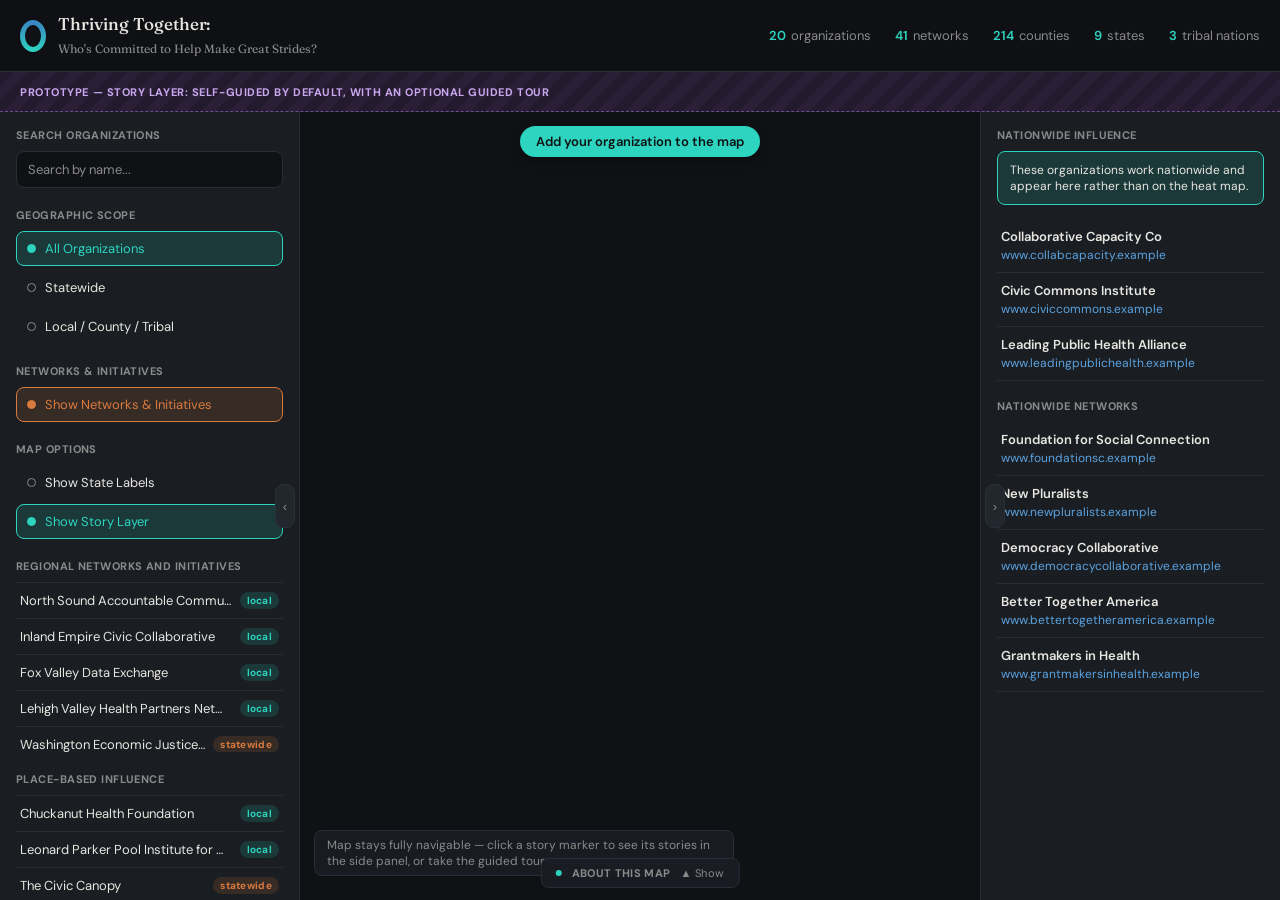
<file: index.html>
<!DOCTYPE html>
<html lang="en">
<head>
<meta charset="UTF-8" />
<meta name="viewport" content="width=device-width, initial-scale=1.0" />
<title>Story Layer Prototype — Internal Demo</title>
<link href="https://api.mapbox.com/mapbox-gl-js/v3.6.0/mapbox-gl.css" rel="stylesheet" />
<link rel="preconnect" href="https://fonts.googleapis.com" />
<link rel="preconnect" href="https://fonts.gstatic.com" crossorigin />
<link href="https://fonts.googleapis.com/css2?family=Fraunces:opsz,wght@9..144,400;9..144,500;9..144,600&family=DM+Sans:wght@400;500;600&display=swap" rel="stylesheet" />
<link rel="stylesheet" href="css/style.css" />
</head>
<body>

<!-- ============================================================
     REAL SITE CHROME — replicates the live Thriving Together map
     (header, stat bar, Filters panel, Nationwide Influence panel).
     Everything in this block mirrors the live map's actual layout.
     ============================================================ -->
<header class="top-nav">
  <div class="header-brand">
    <div class="logo-mark"></div>
    <div>
      <h1>Thriving Together:<br /><span>Who's Committed to Help Make Great Strides?</span></h1>
    </div>
  </div>
  <div class="stat-bar">
    <div class="stat"><span class="stat-value" id="stat-organizations">—</span><span class="stat-label">organizations</span></div>
    <div class="stat"><span class="stat-value" id="stat-networks">—</span><span class="stat-label">networks</span></div>
    <div class="stat"><span class="stat-value" id="stat-counties">—</span><span class="stat-label">counties</span></div>
    <div class="stat"><span class="stat-value" id="stat-states">—</span><span class="stat-label">states</span></div>
    <div class="stat"><span class="stat-value" id="stat-tribal">—</span><span class="stat-label">tribal nations</span></div>
  </div>
</header>

<!-- ============================================================
     PROTOTYPE-ONLY LABEL — not part of the live site. Everything below
     this line is the new "story layer" concept being pitched, clearly
     separated from the real chrome above.
     ============================================================ -->
<div class="demo-bar">
  <span class="demo-bar-label">PROTOTYPE — story layer: self-guided by default, with an optional guided tour</span>
</div>

<main class="stage">

  <!-- Persistent left Filters panel -->
  <aside class="filters-panel" id="filters-panel">
    <button class="panel-collapse-tab left" id="collapse-filters" title="Collapse">‹</button>
    <div class="filters-panel-inner">
      <div class="panel-section">
        <div class="panel-section-title">Search Organizations</div>
        <input type="text" class="search-input" id="org-search" placeholder="Search by name..." />
      </div>

      <div class="panel-section">
        <div class="panel-section-title">Geographic Scope</div>
        <label class="radio-option">
          <input type="radio" name="geo-scope" value="all" checked />
          <span class="radio-dot"></span> All Organizations
        </label>
        <label class="radio-option">
          <input type="radio" name="geo-scope" value="statewide" />
          <span class="radio-dot"></span> Statewide
        </label>
        <label class="radio-option">
          <input type="radio" name="geo-scope" value="local" />
          <span class="radio-dot"></span> Local / County / Tribal
        </label>
      </div>

      <div class="panel-section">
        <div class="panel-section-title">Networks &amp; Initiatives</div>
        <label class="toggle-option amber" id="toggle-networks-label">
          <input type="checkbox" id="toggle-networks" data-layer="regions" checked />
          <span class="toggle-dot"></span> Show Networks &amp; Initiatives
        </label>
      </div>

      <div class="panel-section">
        <div class="panel-section-title">Map Options</div>
        <label class="toggle-option">
          <input type="checkbox" id="toggle-state-labels" />
          <span class="toggle-dot"></span> Show State Labels
        </label>
        <label class="toggle-option teal" id="toggle-story-label">
          <input type="checkbox" id="toggle-story-layer" data-layer="stories" checked />
          <span class="toggle-dot"></span> Show Story Layer
        </label>
      </div>

      <div class="panel-section">
        <div class="panel-section-title">Regional Networks and Initiatives</div>
        <div class="scroll-list" id="list-regional-networks"></div>
      </div>

      <div class="panel-section">
        <div class="panel-section-title">Place-Based Influence</div>
        <div class="scroll-list" id="list-place-based"></div>
        <div class="list-count">23 organizations</div>
      </div>
    </div>
  </aside>

  <!-- Persistent right Nationwide Influence panel -->
  <aside class="influence-panel" id="influence-panel">
    <button class="panel-collapse-tab right" id="collapse-influence" title="Collapse">›</button>
    <div class="influence-panel-inner">
      <div class="panel-section-title">Nationwide Influence</div>
      <div class="info-box">These organizations work nationwide and appear here rather than on the heat map.</div>
      <div class="influence-list" id="list-nationwide-orgs"></div>
      <div class="panel-section-title" style="margin-top:18px;">Nationwide Networks</div>
      <div class="influence-list" id="list-nationwide-networks"></div>
    </div>
  </aside>

  <!-- ===================== UNIFIED STORY LAYER MODE ===================== -->
  <section class="screen active" id="screen-story">
    <div id="map-story" class="map"></div>

    <!-- "Add your organization to the map" (agreed with Rippel Oct 21-22): floats over the top of
         the map, like the live map's own .map-cta. rippel.org/count-me-in/ is Rippel's own link
         to the Count Me In form. -->
    <a class="map-cta" href="https://rippel.org/count-me-in/" target="_blank" rel="noopener"><span class="map-cta-full">Add your organization to the map</span><span class="map-cta-short">Add your organization</span></a>

    <div id="tour-banner" class="tour-banner">
      <span class="tour-banner-text">🧭 Prefer a guided walkthrough?</span>
      <button class="tour-banner-cta">Take a guided tour of stories</button>
      <button class="tour-banner-dismiss" title="Dismiss">×</button>
    </div>

    <button id="exit-tour-btn" class="exit-tour-btn">Exit tour ×</button>

    <aside id="guided-panel" class="guided-panel hidden"></aside>

    <p class="mode-caption">Map stays fully navigable — click a story marker to see its stories in the side panel, or take the guided tour.</p>

  </section>

  <div class="about-bar" id="about-bar">
    <span class="about-bar-dot"></span> ABOUT THIS MAP
    <span class="about-bar-toggle">▲ Show</span>
  </div>

</main>

<script src="https://api.mapbox.com/mapbox-gl-js/v3.6.0/mapbox-gl.js"></script>
<script src="js/config.js"></script>
<script src="js/data.js"></script>
<script src="js/map-common.js"></script>
<script src="js/mode-story.js"></script>
<script src="js/filters-panel.js"></script>
<script src="js/app.js"></script>
</body>
</html>
</file>
<file: css/style.css>
/* ---------------------------------------------------------------------------
   Design tokens pulled directly from the live Thriving Together map
   (annacncl.github.io/Count-Me-In-Live-Map) so this prototype reads as
   something that could actually sit on top of it.
--------------------------------------------------------------------------- */
:root {
  --bg: #0f1114;
  --surface: #1a1d22;
  --surface-hover: #22262d;
  --border: #2a2e36;
  --text: #e8e6e1;
  --text-dim: #8a8a8a;
  --accent: #3b82c4;
  --accent-light: #5ba3e0;
  --teal: #2dd4bf;
  --teal-dim: rgba(45, 212, 191, 0.15);
  --amber: #d97b3f;
  --amber-dim: rgba(217, 123, 63, 0.15);
  --radius: 8px;
  --radius-lg: 14px;
  --font-serif: "Fraunces", serif;
  --font-sans: "DM Sans", -apple-system, BlinkMacSystemFont, sans-serif;
  --filters-w: 300px;
  --influence-w: 300px;
  --story-panel-w: 0px;
  --header-h: 72px;
  --demo-bar-h: 40px;
}

* { box-sizing: border-box; }
html, body {
  height: 100%;
  margin: 0;
  font-family: var(--font-sans);
  background: var(--bg);
  color: var(--text);
}

/* ===========================================================================
   REAL SITE CHROME — header, stat bar, Filters panel, Nationwide Influence
   panel. Styled to match the live map as closely as possible.
=========================================================================== */

.top-nav {
  height: var(--header-h);
  display: flex;
  align-items: center;
  justify-content: space-between;
  padding: 0 20px;
  background: rgba(15, 17, 20, 0.92);
  border-bottom: 1px solid var(--border);
  color: var(--text);
}
.header-brand { display: flex; align-items: center; gap: 12px; }
.logo-mark {
  width: 26px;
  height: 32px;
  border-radius: 50%;
  position: relative;
  background: conic-gradient(from 180deg, var(--teal), var(--accent), var(--teal));
  flex-shrink: 0;
}
.logo-mark::after {
  content: "";
  position: absolute;
  inset: 5px;
  border-radius: 50%;
  background: var(--bg);
}
.header-brand h1 {
  margin: 0;
  font-family: var(--font-serif);
  font-size: 17px;
  font-weight: 500;
  line-height: 1.35;
  color: var(--text);
}
.header-brand h1 span {
  font-size: 12px;
  font-weight: 400;
  color: var(--text-dim);
}

.stat-bar { display: flex; gap: 24px; }
.stat { display: flex; align-items: baseline; gap: 5px; font-size: 13px; }
.stat-value { color: var(--teal); font-weight: 600; }
.stat-label { color: var(--text-dim); }

/* ------------------------------- Demo bar --------------------------------- */
.demo-bar {
  height: var(--demo-bar-h);
  display: flex;
  align-items: center;
  gap: 14px;
  padding: 0 20px;
  background: repeating-linear-gradient(135deg, #241a2e, #241a2e 10px, #2a1f36 10px, #2a1f36 20px);
  border-bottom: 1px dashed #6b4f8a;
}
.demo-bar-label {
  font-size: 11px;
  font-weight: 700;
  letter-spacing: 0.05em;
  text-transform: uppercase;
  color: #c9a8f0;
}

/* --------------------------------- Stage --------------------------------- */
.stage {
  position: relative;
  height: calc(100vh - var(--header-h) - var(--demo-bar-h));
  width: 100%;
  overflow: hidden;
}
.screen {
  position: absolute;
  inset: 0;
  display: none;
}
.screen.active { display: block; }
.map {
  position: absolute;
  top: 0;
  bottom: 0;
  left: var(--filters-w);
  right: calc(var(--influence-w) + var(--story-panel-w));
  transition: left 0.2s, right 0.2s;
}

.mode-caption {
  position: absolute;
  left: calc(var(--filters-w) + 14px);
  bottom: 12px;
  z-index: 5;
  background: rgba(26, 29, 34, 0.92);
  border: 1px solid var(--border);
  padding: 6px 12px;
  border-radius: var(--radius);
  font-size: 12px;
  color: var(--text-dim);
  max-width: 420px;
  pointer-events: none;
  transition: left 0.2s;
}

/* ------------------------------ Side panels -------------------------------- */
.filters-panel, .influence-panel {
  position: absolute;
  top: 0;
  bottom: 0;
  z-index: 4;
  background: var(--surface);
  overflow: hidden;
  transition: width 0.2s;
}
.filters-panel { left: 0; width: var(--filters-w); border-right: 1px solid var(--border); }
.influence-panel { right: 0; width: var(--influence-w); border-left: 1px solid var(--border); }
.filters-panel.collapsed, .influence-panel.collapsed { width: 28px; }
.filters-panel.collapsed .filters-panel-inner,
.influence-panel.collapsed .influence-panel-inner { display: none; }

.filters-panel-inner, .influence-panel-inner {
  height: 100%;
  overflow-y: auto;
  padding: 16px 16px 30px;
}

.panel-collapse-tab {
  position: absolute;
  top: 50%;
  transform: translateY(-50%);
  width: 20px;
  height: 44px;
  background: var(--surface-hover);
  border: 1px solid var(--border);
  color: var(--text-dim);
  border-radius: var(--radius);
  cursor: pointer;
  z-index: 5;
  font-size: 13px;
}
.panel-collapse-tab.left { right: 4px; }
.panel-collapse-tab.right { left: 4px; }
.panel-collapse-tab:hover { color: var(--text); background: var(--surface); }

.panel-section { margin-bottom: 20px; }
.panel-section-title {
  font-weight: 700;
  font-size: 11px;
  text-transform: uppercase;
  letter-spacing: 0.04em;
  color: var(--text-dim);
  margin-bottom: 9px;
}

.search-input {
  width: 100%;
  background: var(--bg);
  border: 1px solid var(--border);
  color: var(--text);
  padding: 9px 11px;
  border-radius: var(--radius);
  font-family: var(--font-sans);
  font-size: 13px;
}
.search-input::placeholder { color: var(--text-dim); }
.search-input:focus { outline: none; border-color: var(--teal); }

.radio-option, .toggle-option {
  display: flex;
  align-items: center;
  gap: 9px;
  padding: 8px 10px;
  border: 1px solid transparent;
  border-radius: var(--radius);
  font-size: 13px;
  cursor: pointer;
  color: var(--text);
  margin-bottom: 4px;
}
.radio-option input, .toggle-option input { display: none; }
.radio-dot, .toggle-dot {
  width: 9px;
  height: 9px;
  border-radius: 50%;
  border: 1.5px solid var(--text-dim);
  flex-shrink: 0;
}
.radio-option:has(input:checked) {
  background: var(--teal-dim);
  border-color: var(--teal);
  color: var(--teal);
}
.radio-option:has(input:checked) .radio-dot { background: var(--teal); border-color: var(--teal); }

.toggle-option:has(input:checked) {
  background: var(--surface-hover);
  border-color: var(--border);
}
.toggle-option.amber:has(input:checked) { background: var(--amber-dim); border-color: var(--amber); color: var(--amber); }
.toggle-option.amber:has(input:checked) .toggle-dot { background: var(--amber); border-color: var(--amber); }
.toggle-option.teal:has(input:checked) { background: var(--teal-dim); border-color: var(--teal); color: var(--teal); }
.toggle-option.teal:has(input:checked) .toggle-dot { background: var(--teal); border-color: var(--teal); }

.scroll-list {
  max-height: 170px;
  overflow-y: auto;
  border-top: 1px solid var(--border);
}
.list-item {
  display: flex;
  align-items: center;
  justify-content: space-between;
  gap: 8px;
  padding: 9px 4px;
  border-bottom: 1px solid var(--border);
  font-size: 13px;
}
.list-item-name { overflow: hidden; text-overflow: ellipsis; white-space: nowrap; }
.list-item.hidden-by-search { display: none; }
.scope-badge {
  flex-shrink: 0;
  font-size: 10px;
  font-weight: 700;
  letter-spacing: 0.03em;
  padding: 2px 7px;
  border-radius: 20px;
}
.scope-badge.local { background: var(--teal-dim); color: var(--teal); }
.scope-badge.statewide { background: var(--amber-dim); color: var(--amber); }
.list-count { font-size: 12px; color: var(--text-dim); margin-top: 6px; }

.info-box {
  background: var(--teal-dim);
  border: 1px solid var(--teal);
  border-radius: var(--radius);
  padding: 10px 12px;
  font-size: 12px;
  color: var(--text);
  margin-bottom: 14px;
}
.influence-list .list-item { display: block; }
.influence-list .list-item-name { display: block; font-weight: 600; color: var(--text); white-space: normal; }
.influence-list .list-item-url { display: block; font-size: 12px; color: var(--accent-light); margin-top: 2px; }

.about-bar {
  position: absolute;
  left: 50%;
  bottom: 12px;
  transform: translateX(-50%);
  z-index: 5;
  display: flex;
  align-items: center;
  gap: 10px;
  background: rgba(26, 29, 34, 0.92);
  border: 1px solid var(--border);
  border-radius: var(--radius);
  padding: 7px 14px;
  font-size: 11px;
  font-weight: 700;
  letter-spacing: 0.03em;
  color: var(--text-dim);
}
.about-bar-dot { width: 6px; height: 6px; border-radius: 50%; background: var(--teal); }
.about-bar-toggle { color: var(--text-dim); font-weight: 400; }

/* -------------------------- Mapbox control chrome -------------------------- */
.mapboxgl-ctrl-group {
  background: var(--surface);
  border: 1px solid var(--border);
  border-radius: var(--radius);
  overflow: hidden;
}
.mapboxgl-ctrl-group button {
  background: var(--surface) !important;
}
.mapboxgl-ctrl-group button:hover { background: var(--surface-hover) !important; }
.mapboxgl-ctrl-icon { filter: invert(1) brightness(1.6); }
.mapboxgl-ctrl-attrib { background: rgba(15, 17, 20, 0.7) !important; }
.mapboxgl-ctrl-attrib a { color: var(--text-dim) !important; }

/* --------------------------------- Popups --------------------------------- */
.mapboxgl-popup {
  z-index: 20; /* always paint above the side panels, never hidden/clipped under them */
  max-width: 260px !important;
}
.mapboxgl-popup-content {
  padding: 0;
  overflow: hidden;
  border-radius: var(--radius-lg);
  background: var(--surface);
  border: 1px solid var(--border);
  color: var(--text);
  max-height: min(75vh, 500px);
  display: flex;
  flex-direction: column;
}
.mapboxgl-popup-tip { border-top-color: var(--surface) !important; border-bottom-color: var(--surface) !important; }
.mapboxgl-popup-close-button { color: var(--text-dim); font-size: 16px; }
.mapboxgl-popup-close-button:hover { color: var(--text); background: transparent; }

.plain-popup { padding: 12px 14px; font-size: 13px; font-family: var(--font-sans); }
.plain-popup strong { color: var(--text); }
.plain-popup ul { margin: 6px 0 0; padding-left: 16px; }
.plain-popup a { color: var(--accent-light); }

.format-badge {
  display: inline-block;
  font-size: 11px;
  font-weight: 600;
  background: var(--teal-dim);
  color: var(--teal);
  padding: 2px 8px;
  border-radius: 20px;
}
.teaser-excerpt { font-size: 13px; line-height: 1.4; margin: 8px 0 10px; color: var(--text); }
.teaser-link { font-size: 13px; font-weight: 600; color: var(--teal); text-decoration: none; }
.teaser-link:hover { text-decoration: underline; }

.teaser-tabs { display: flex; border-bottom: 1px solid var(--border); flex-shrink: 0; }
.teaser-tab {
  flex: 1;
  background: var(--bg);
  border: none;
  padding: 8px 4px;
  font-size: 11px;
  font-family: var(--font-sans);
  cursor: pointer;
  color: var(--text-dim);
}
.teaser-tab.active { background: var(--surface); color: var(--text); font-weight: 600; box-shadow: inset 0 -2px 0 var(--teal); }

/* ------------------------------ Guided panel ------------------------------ */
.guided-panel {
  position: absolute;
  top: 0;
  right: var(--influence-w);
  width: 480px;
  height: 100%;
  background: var(--surface);
  border-left: 1px solid var(--border);
  padding: 20px 22px 0;
  overflow-y: auto;
  color: var(--text);
  z-index: 3;
  transition: right 0.2s;
}
.guided-panel.hidden { display: none; }
.guided-eyebrow {
  font-size: 11px;
  font-weight: 700;
  text-transform: uppercase;
  letter-spacing: 0.05em;
  color: var(--teal);
}
.guided-intro {
  font-size: 13px;
  line-height: 1.5;
  color: var(--text-dim);
  margin: 6px 0 4px;
}
.guided-progress { display: flex; gap: 5px; margin: 6px 0 10px; }
.guided-progress .dot { width: 7px; height: 7px; border-radius: 50%; background: var(--border); }
.guided-progress .dot.seen { background: var(--accent); }
.guided-progress .dot.active { background: var(--teal); }
.guided-step-label {
  font-size: 11px;
  text-transform: uppercase;
  letter-spacing: 0.04em;
  color: var(--text-dim);
  margin-bottom: 10px;
}
.guided-image { width: 100%; height: 150px; object-fit: cover; border-radius: var(--radius); margin-bottom: 10px; }
.guided-panel h3 { margin: 8px 0 2px; font-size: 17px; font-family: var(--font-serif); font-weight: 500; color: var(--text); }
/* Sticky footer: at a 3-story location you'd otherwise have to scroll past
   every card to find Next/Back (or Close), which isn't discoverable. */
.guided-nav {
  display: flex;
  justify-content: space-between;
  position: sticky;
  bottom: 0;
  margin: 20px -22px 0;
  padding: 12px 22px 20px;
  background: var(--surface);
  border-top: 1px solid var(--border);
}
.guided-nav button {
  border: 1px solid var(--border);
  background: var(--surface);
  color: var(--text);
  padding: 9px 16px;
  border-radius: var(--radius);
  font-family: var(--font-sans);
  font-size: 13px;
  cursor: pointer;
}
.guided-nav button:hover { background: var(--surface-hover); }
.guided-nav button.primary { background: var(--teal); color: var(--bg); border-color: var(--teal); font-weight: 600; }
.guided-nav button.primary:hover { background: var(--accent-light); }
.guided-nav button:disabled { opacity: 0.4; cursor: default; }

/* ----------------------------- Guided tour entry ---------------------------- */
.exit-tour-btn {
  position: absolute;
  top: 14px;
  right: calc(var(--influence-w) + 14px);
  z-index: 6;
  background: rgba(26, 29, 34, 0.92);
  border: 1px solid var(--border);
  color: var(--text);
  padding: 8px 14px;
  border-radius: 20px;
  font-family: var(--font-sans);
  font-size: 12px;
  cursor: pointer;
  opacity: 0;
  pointer-events: none;
  transition: opacity 0.2s, right 0.2s;
}
.exit-tour-btn.visible { opacity: 1; pointer-events: auto; }

/* Floating overlays center on the visible map area (not the full screen),
   so they track the side panels collapsing and the story panel opening. */
.tour-banner,
.map-cta {
  --map-center: calc(var(--filters-w) + (100% - var(--filters-w) - var(--influence-w) - var(--story-panel-w)) / 2);
  transition: left 0.2s;
}
/* "Add your organization to the map" — top of the map, above the tour banner. */
.map-cta {
  position: absolute;
  left: var(--map-center);
  top: 14px;
  transform: translateX(-50%);
  z-index: 6;
  padding: 7px 16px;
  border-radius: 20px;
  background: var(--teal);
  color: var(--bg);
  font-size: 13px;
  font-weight: 600;
  text-decoration: none;
  white-space: nowrap;
  box-shadow: 0 4px 14px rgba(0, 0, 0, 0.3);
}
.map-cta:hover { background: var(--accent-light); }
.map-cta-short { display: none; }
@media (max-width: 1199px) {
  .map-cta-full { display: none; }
  .map-cta-short { display: inline; }
}
.tour-banner {
  position: absolute;
  left: var(--map-center);
  top: 58px; /* below .map-cta */
  transform: translateX(-50%);
  z-index: 6;
  display: flex;
  align-items: center;
  gap: 10px;
  background: rgba(26, 29, 34, 0.96);
  border: 1px solid var(--border);
  border-radius: 22px;
  padding: 8px 8px 8px 16px;
  opacity: 0;
  pointer-events: none;
  transition: opacity 0.2s;
}
.tour-banner.visible { opacity: 1; pointer-events: auto; }
.tour-banner-text { font-size: 13px; color: var(--text); white-space: nowrap; }
.tour-banner-cta {
  background: var(--teal);
  color: var(--bg);
  border: none;
  padding: 7px 16px;
  border-radius: 18px;
  font-family: var(--font-sans);
  font-size: 12px;
  font-weight: 600;
  cursor: pointer;
  white-space: nowrap;
}
.tour-banner-cta:hover { background: var(--accent-light); }
.tour-banner-dismiss {
  background: transparent;
  border: none;
  color: var(--text-dim);
  font-size: 16px;
  line-height: 1;
  cursor: pointer;
  padding: 4px 6px;
}
.tour-banner-dismiss:hover { color: var(--text); }

/* --------------------- Guided-tour active-stop highlight -------------------
   Shown only around whichever location the tour is currently on, so a
   future narration track has an obvious visual anchor to "flash" on. */
/* Also marks the selected location while the story panel is open (round
   3). White ring + dark outline rather than teal, so it reads as "selected"
   against the light basemap without echoing the network pins' teal. */
.story-tour-highlight {
  width: 36px; /* sits inside the 52px region circle */
  height: 36px;
  border-radius: 50%;
  border: 3px solid #fff;
  box-shadow: 0 0 0 2px #0f1114, 0 0 0 6px rgba(15, 17, 20, 0.18);
  background: transparent;
  pointer-events: none;
  animation: story-tour-glow 1.6s ease-in-out infinite;
}
@keyframes story-tour-glow {
  0%, 100% { box-shadow: 0 0 0 2px #0f1114, 0 0 0 6px rgba(15, 17, 20, 0.18); }
  50% { box-shadow: 0 0 0 2px #0f1114, 0 0 0 11px rgba(15, 17, 20, 0.08); }
}

/* ------------------------------ Story card media ------------------------------ */
/* Story card media (round 3): one 16:9 slot on every card; only the cue
   on top changes — play button (video), "on <source> ↗" (link-out video),
   "Listen" chip (podcast), nothing (written). See renderMedia(). */
.story-media { position: relative; display: block; width: 100%; aspect-ratio: 16 / 9; background: #000; overflow: hidden; flex-shrink: 0; padding: 0; border: 0; color: #fff; text-decoration: none; font: inherit; }
.story-media > img, .story-media > iframe, .story-media > video, .story-media > .story-media-fallback { position: absolute; inset: 0; width: 100%; height: 100%; border: 0; display: block; object-fit: cover; }
.story-media-playable { cursor: pointer; }
.story-media-playable > img { opacity: 0.88; transition: opacity 0.15s, transform 0.3s; }
.story-media-playable:hover > img, .story-media-playable:focus-visible > img { opacity: 1; transform: scale(1.02); }
.story-media-playable:focus-visible { outline: 2px solid #fff; outline-offset: -4px; }
.story-media-play { position: absolute; top: 50%; left: 50%; width: 52px; height: 52px; margin: -26px 0 0 -26px; border-radius: 50%; background: rgba(15,17,20,0.65); border: 2px solid #fff; box-shadow: 0 2px 10px rgba(0,0,0,0.35); transition: transform 0.15s, background 0.15s; }
.story-media-play::after { content: ""; position: absolute; top: 50%; left: 54%; transform: translate(-50%, -50%); border-style: solid; border-width: 9px 0 9px 15px; border-color: transparent transparent transparent #fff; }
.story-media-playable:hover .story-media-play { transform: scale(1.08); background: rgba(15,17,20,0.8); }
.story-media-source { position: absolute; right: 8px; bottom: 8px; padding: 3px 8px; border-radius: 20px; font-size: 11px; font-weight: 600; background: rgba(15,17,20,0.75); }
.story-media-chip { position: absolute; left: 8px; bottom: 8px; display: inline-flex; align-items: center; gap: 5px; padding: 3px 9px 3px 7px; border-radius: 20px; font-size: 11px; font-weight: 600; background: rgba(15,17,20,0.75); color: #fff; }
.story-media-fallback { display: flex !important; flex-direction: column; align-items: center; justify-content: center; gap: 6px; background: linear-gradient(135deg, #1f3a2b 0%, #2f6b4f 100%); }
.story-media-fallback-icon { font-size: 34px; line-height: 1; }
.story-media-fallback-geo { font-size: 12px; font-weight: 600; letter-spacing: 0.04em; text-transform: uppercase; color: rgba(255,255,255,0.85); }

/* Podcast audio: episode art stays, native audio bar along the bottom. */
.story-media-audio audio { position: absolute; left: 8px; right: 8px; bottom: 8px; width: calc(100% - 16px); height: 36px; inset: auto 8px 8px 8px; object-fit: initial; }

/* --------------------------- Story panel (shared) ---------------------------
   Cluster panel (self-guided, multi-story click) and every guided-tour step
   share this body — a list of "story cards" instead of tab-switching
   through separate popups one at a time. */
.story-panel-geo { margin: 10px 0 0; font-size: 17px; font-family: var(--font-serif); font-weight: 500; color: var(--text); }
.story-panel-subtitle { margin: 2px 0 0; font-size: 12px; color: var(--text-dim); }
.story-panel-label {
  margin: 10px 0 8px;
  font-size: 11px;
  font-weight: 700;
  text-transform: uppercase;
  letter-spacing: 0.04em;
  color: var(--teal);
}
.story-panel-cards { display: flex; flex-direction: column; gap: 14px; }
.story-card {
  border: 1px solid var(--border);
  border-radius: var(--radius);
  overflow: hidden;
  background: var(--bg);
}
.story-card-body { padding: 10px 12px 12px; }
.story-card-body h3 { margin: 6px 0 2px; font-size: 14px; font-family: var(--font-serif); font-weight: 500; color: var(--text); }


/* ------------------------------- Mobile layout -------------------------------
   This prototype previously had zero @media rules at all — built for a
   laptop-in-a-meeting demo. This is a first, minimal pass so the client's
   phone/mobile question is actually testable: both side panels start
   collapsed (js/filters-panel.js applies this on load), and an open story/
   cluster/tour panel overlays full-width instead of trying to share space
   with an already-narrow map. */
@media (max-width: 768px) {
  .guided-panel { width: 100%; right: 0; }
  .mode-caption { max-width: calc(100vw - 40px); }
  .map-cta { padding: 6px 12px; font-size: 12px; }
}
</file>
